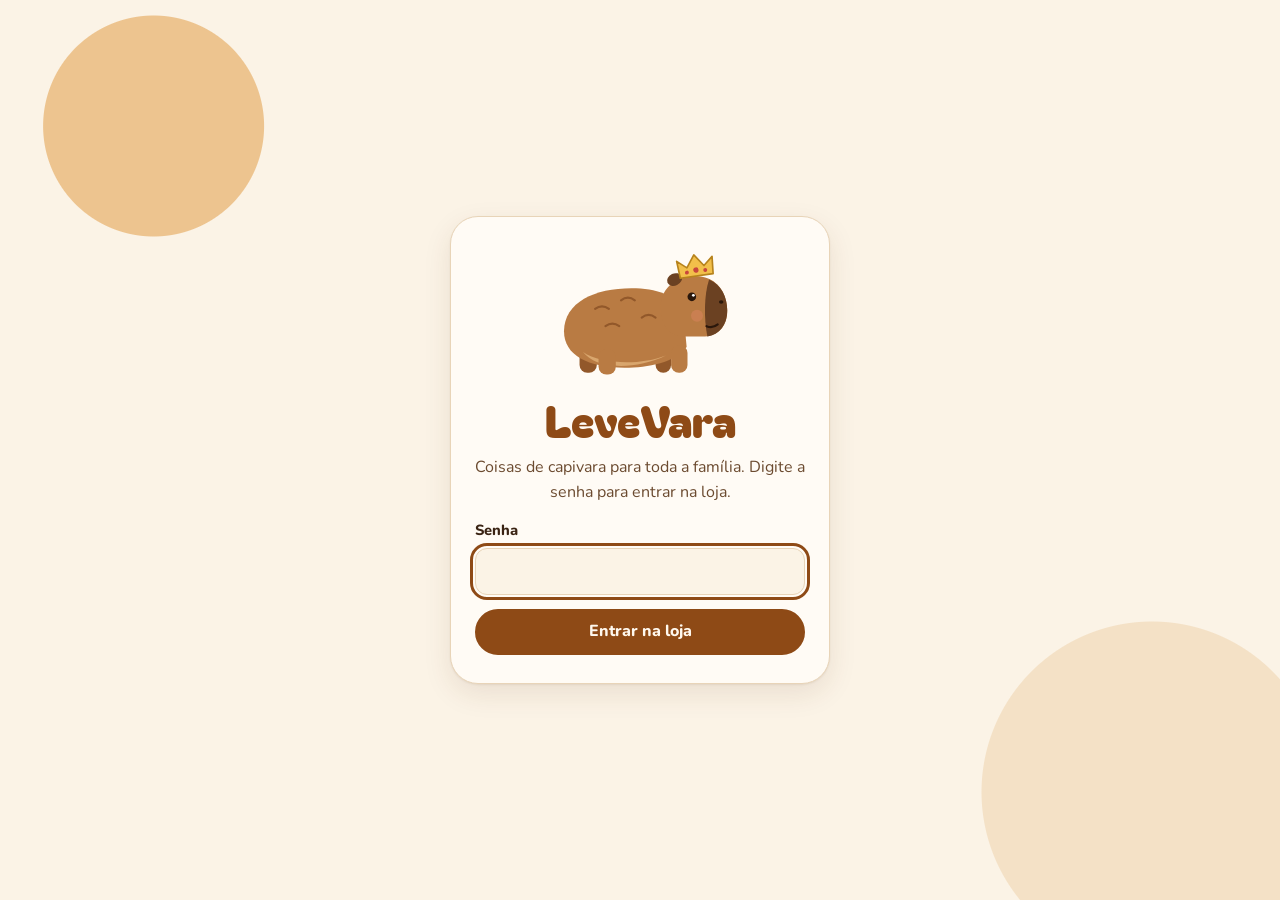
<file: index.html>
<!doctype html>
<html lang="pt-BR">
<head>
  <meta charset="utf-8">
  <meta name="viewport" content="width=device-width, initial-scale=1, viewport-fit=cover">
  <title>LeveVara</title>
  <meta name="description" content="LeveVara: coisas de capivara para pets, bebês, crianças, adolescentes, adultos, vovós e vovôs. Artigos de aniversário e Parabéns na Porta.">
  <link rel="icon" href="img/favicon.svg" type="image/svg+xml">
  <link rel="apple-touch-icon" href="img/apple-touch-icon.png">
  <link rel="manifest" href="manifest.webmanifest">
  <meta name="theme-color" content="#FBF3E6" media="(prefers-color-scheme: light)">
  <meta name="theme-color" content="#1A110A" media="(prefers-color-scheme: dark)">
  <meta name="apple-mobile-web-app-title" content="LeveVara">

  <!-- Prévia do link no WhatsApp e nas redes. Se o endereço do site mudar, troque as duas URLs. -->
  <meta property="og:type" content="website">
  <meta property="og:site_name" content="LeveVara">
  <meta property="og:locale" content="pt_BR">
  <meta property="og:title" content="LeveVara: coisas de capivara para toda a família">
  <meta property="og:description" content="Presentes de capivara para pets, bebês, crianças, adolescentes, adultos, vovós e vovôs. Tem artigos de aniversário e o Parabéns na Porta.">
  <meta property="og:url" content="https://rafarodriguesdesign.github.io/capivarashop/">
  <meta property="og:image" content="https://rafarodriguesdesign.github.io/capivarashop/img/compartilhar.png">
  <meta property="og:image:width" content="1200">
  <meta property="og:image:height" content="630">
  <meta property="og:image:alt" content="Capivara de coroa ao lado do nome LeveVara">
  <meta name="twitter:card" content="summary_large_image">

  <link rel="preconnect" href="https://fonts.googleapis.com">
  <link rel="preconnect" href="https://fonts.gstatic.com" crossorigin>
  <link rel="stylesheet" href="https://fonts.googleapis.com/css2?family=Bagel+Fat+One&family=Nunito:wght@400;600;700;800&display=swap">
  <link rel="stylesheet" href="css/style.css">
</head>
<body>
  <!-- Desenhos reutilizados: a capivara e a coroa. -->
  <svg class="sprite" aria-hidden="true" focusable="false">
    <symbol id="capi" viewBox="0 0 220 160">
      <rect class="c-sombra" x="40" y="116" width="20" height="32" rx="9"></rect>
      <rect class="c-sombra" x="128" y="118" width="18" height="30" rx="9"></rect>
      <path class="c-pelo" d="M22 100 C22 66 58 50 100 50 C130 50 150 58 160 74 L164 118 C150 136 120 142 92 142 C50 142 22 128 22 100 Z"></path>
      <path class="c-barriga" d="M44 124 C64 138 110 140 140 128 C124 136 104 140 88 140 C66 140 52 134 44 124 Z"></path>
      <path class="c-traco-suave" d="M58 74 q8 -6 16 0 M88 64 q8 -6 16 0 M70 94 q8 -6 16 0 M112 84 q8 -6 16 0" fill="none" stroke-width="2.5" stroke-linecap="round"></path>
      <rect class="c-pelo" x="62" y="120" width="20" height="30" rx="9"></rect>
      <rect class="c-pelo" x="146" y="116" width="19" height="32" rx="9"></rect>
      <path class="c-pelo" d="M134 76 C132 52 150 36 174 36 C196 36 210 52 211 74 C212 94 200 106 182 106 L158 106 C142 104 135 92 134 76 Z"></path>
      <path class="c-focinho" d="M190 40 C204 46 211 60 211 76 C211 92 202 104 188 106 C184 86 184 58 190 40 Z"></path>
      <ellipse class="c-focinho" cx="150" cy="40" rx="9" ry="7" transform="rotate(-25 150 40)"></ellipse>
      <circle class="c-bochecha" cx="176" cy="82" r="7"></circle>
      <circle class="c-olho" cx="170" cy="60" r="5"></circle>
      <circle class="c-brilho" cx="171.8" cy="58.2" r="1.6"></circle>
      <ellipse class="c-olho" cx="204" cy="66" rx="2.6" ry="2"></ellipse>
      <path class="c-traco" d="M200 92 q-6 5 -13 2" fill="none" stroke-width="2.5" stroke-linecap="round"></path>
    </symbol>
    <symbol id="coroa" viewBox="0 0 60 40">
      <path class="c-coroa" d="M5 36 L3 10 L17 22 L30 4 L43 22 L57 10 L55 36 Z" stroke-width="2.5" stroke-linejoin="round"></path>
      <circle class="c-joia" cx="30" cy="27" r="4"></circle>
      <circle class="c-joia" cx="16" cy="29" r="3"></circle>
      <circle class="c-joia" cx="44" cy="29" r="3"></circle>
    </symbol>
  </svg>

  <!-- Portão de senha -->
  <div class="portao" id="portao">
    <form class="portao-cartao" id="form-senha">
      <svg class="portao-arte" viewBox="0 0 220 160" aria-hidden="true" focusable="false">
        <use href="#capi"></use>
        <use href="#coroa" x="153" y="8" width="46" height="31" transform="rotate(-8 176 38)"></use>
      </svg>
      <h1 class="logo-grande">LeveVara</h1>
      <p class="portao-texto">Coisas de capivara para toda a família. Digite a senha para entrar na loja.</p>
      <div class="campo">
        <label for="senha">Senha</label>
        <input id="senha" name="senha" type="password" autocomplete="current-password" required autofocus aria-describedby="senha-erro">
      </div>
      <p class="erro" id="senha-erro" hidden>Senha errada. Confira as letras maiúsculas e tente de novo.</p>
      <button class="botao botao-largo" type="submit">Entrar na loja</button>
      <noscript><p class="erro">Ative o JavaScript do navegador para entrar na LeveVara.</p></noscript>
    </form>
  </div>

  <div id="site" hidden>
    <header class="topo" id="topo">
      <div class="container topo-interno">
        <a class="logo" href="#inicio">
          <svg viewBox="0 0 220 160" aria-hidden="true" focusable="false"><use href="#capi"></use></svg>
          <span>LeveVara</span>
        </a>
        <nav class="nav" aria-label="Seções da loja">
          <a href="#loja">Loja</a>
          <a href="#aniversario">Aniversário</a>
          <a href="#parabens">Parabéns na Porta</a>
        </nav>
        <button type="button" class="botao botao-carrinho" id="botao-carrinho" aria-label="Carrinho, 0 itens">
          <svg class="icone" viewBox="0 0 24 24" aria-hidden="true" focusable="false">
            <path d="M5.5 8h13l-1.2 12H6.7L5.5 8Z M9 8V7a3 3 0 0 1 6 0v1" fill="none" stroke="currentColor" stroke-width="2" stroke-linejoin="round"></path>
          </svg>
          <span class="rotulo-carrinho">Carrinho</span>
          <span class="contador" id="contador">0</span>
        </button>
      </div>
    </header>

    <main id="inicio">
      <section class="container hero" aria-labelledby="titulo-hero">
        <div class="hero-texto">
          <h1 id="titulo-hero" tabindex="-1">Leve uma capivara pra casa.</h1>
          <p class="hero-lead">Presentes de capivara para pets, bebês, crianças, adolescentes, adultos, vovós, vovôs e muito mais. Tem tudo para o aniversário, e tem até equipe que vai na sua porta cantar parabéns e colocar a coroa de capivara no aniversariante.</p>
          <div class="hero-acoes">
            <a class="botao" href="#loja">Ver a loja</a>
            <a class="botao botao-contorno" href="#parabens">Agendar Parabéns na Porta</a>
          </div>
          <ul class="hero-fatos">
            <li>Frete grátis acima de <span data-texto="frete-gratis">R$&nbsp;199,00</span></li>
            <li>Parabéns na Porta a partir de <span data-texto="parabens-desde">R$&nbsp;199,00</span></li>
            <li>Coroa para criança, adulto e pet</li>
          </ul>
        </div>
        <svg class="hero-arte" viewBox="0 0 320 250" role="img" aria-label="Capivara usando uma coroa de aniversário">
          <ellipse class="h-lagoa" cx="165" cy="234" rx="136" ry="14"></ellipse>
          <circle class="h-c1" cx="36" cy="54" r="7"></circle>
          <rect class="h-c2" x="84" y="18" width="12" height="12" rx="2" transform="rotate(24 90 24)"></rect>
          <circle class="h-c3" cx="292" cy="36" r="5"></circle>
          <rect class="h-c4" x="22" y="128" width="10" height="10" rx="2" transform="rotate(-18 27 133)"></rect>
          <circle class="h-c2" cx="160" cy="26" r="4"></circle>
          <rect class="h-c1" x="298" y="118" width="10" height="10" rx="2" transform="rotate(30 303 123)"></rect>
          <use href="#capi" x="30" y="52" width="260" height="189"></use>
          <g class="hero-coroa"><use href="#coroa" x="207" y="57" width="58" height="39"></use></g>
        </svg>
      </section>

      <section class="secao" id="loja" aria-labelledby="titulo-loja">
        <div class="container">
          <div class="secao-cabeca">
            <h2 id="titulo-loja">Tem capivara para todo mundo</h2>
            <p class="secao-lead">Escolha para quem é o presente. Do mordedor do cachorro à pantufa da vovó.</p>
          </div>
          <div class="filtros" id="filtros" role="group" aria-label="Filtrar produtos por público"></div>
          <p class="resultado" id="resultado" role="status"></p>
          <div class="grade" id="grade-loja"></div>
        </div>
      </section>

      <section class="secao secao-festa" id="aniversario" aria-labelledby="titulo-festa">
        <div class="bandeirinhas" aria-hidden="true"></div>
        <div class="container">
          <div class="secao-cabeca">
            <h2 id="titulo-festa">Aniversário de capivara</h2>
            <p class="secao-lead">Coroa, bolo, balão, vela e lembrancinha. Tudo que a festa precisa, com capivara em cada canto.</p>
          </div>
          <div class="grade" id="grade-festa"></div>
        </div>
      </section>

      <section class="secao secao-parabens" id="parabens" aria-labelledby="titulo-parabens">
        <div class="container">
          <div class="secao-cabeca">
            <h2 id="titulo-parabens">Parabéns na Porta</h2>
            <p class="secao-lead">Contrate a equipe LeveVara: a gente toca a campainha, canta parabéns e coloca uma coroa de capivara na cabeça do aniversariante. Vale para qualquer idade, do bebê ao bisavô, e até para o seu cachorro.</p>
          </div>

          <ol class="passos">
            <li>
              <h3>Você agenda</h3>
              <p>Escolha o pacote, o dia, o horário e o endereço.</p>
            </li>
            <li>
              <h3>A equipe chega</h3>
              <p>Os capivareiros tocam a campainha na hora marcada. Pode ser surpresa.</p>
            </li>
            <li>
              <h3>Parabéns e coroa</h3>
              <p>Todo mundo canta parabéns e o aniversariante ganha a coroa de capivara, que fica de presente.</p>
            </li>
          </ol>

          <div class="pacotes" id="lista-pacotes"></div>

          <form class="agendar" id="form-agendar" aria-labelledby="titulo-agendar">
            <div class="agendar-cabeca">
              <h3 id="titulo-agendar">Agende o Parabéns na Porta</h3>
              <p>Preencha os dados da festa. O agendamento vai para o carrinho junto com os seus produtos.</p>
            </div>
            <div class="campos">
              <div class="campo campo-largo">
                <label for="f-pacote">Pacote</label>
                <select id="f-pacote" name="pacote" required></select>
              </div>
              <div class="campo">
                <label for="f-aniversariante">Nome do aniversariante</label>
                <input id="f-aniversariante" name="aniversariante" type="text" required pattern=".*\S.*" autocomplete="off" placeholder="Ex.: Vó Cida">
              </div>
              <div class="campo">
                <label for="f-idade">Quantos anos vai fazer</label>
                <input id="f-idade" name="idade" type="number" inputmode="numeric" min="1" max="120" required placeholder="Ex.: 80">
              </div>
              <div class="campo">
                <label for="f-data">Dia</label>
                <input id="f-data" name="data" type="date" required>
              </div>
              <div class="campo">
                <label for="f-hora">Horário</label>
                <input id="f-hora" name="hora" type="time" min="08:00" max="20:00" required aria-describedby="ajuda-hora">
                <p class="ajuda" id="ajuda-hora">Das 8h às 20h.</p>
              </div>
              <div class="campo campo-largo">
                <label for="f-endereco">Endereço</label>
                <input id="f-endereco" name="endereco" type="text" required pattern=".*\S.*" autocomplete="street-address" placeholder="Rua, número, complemento, bairro e cidade">
              </div>
              <div class="campo">
                <label for="f-cep">CEP</label>
                <input id="f-cep" name="cep" type="text" inputmode="numeric" required pattern="[0-9]{5}-?[0-9]{3}" autocomplete="postal-code" placeholder="00000-000" title="Use o formato 00000-000">
              </div>
              <div class="campo">
                <label for="f-coroa">Tamanho da coroa</label>
                <select id="f-coroa" name="coroa" required>
                  <option>Criança</option>
                  <option>Adulto</option>
                  <option>Pet</option>
                </select>
              </div>
              <div class="campo">
                <label for="f-contratante">Seu nome</label>
                <input id="f-contratante" name="contratante" type="text" required pattern=".*\S.*" autocomplete="name">
              </div>
              <div class="campo">
                <label for="f-telefone">Seu WhatsApp ou telefone</label>
                <input id="f-telefone" name="telefone" type="tel" required minlength="10" autocomplete="tel" placeholder="(11) 91234-5678">
              </div>
              <div class="campo campo-largo">
                <label class="checagem" for="f-surpresa">
                  <input id="f-surpresa" name="surpresa" type="checkbox" value="sim">
                  É surpresa: não vamos ligar para o aniversariante
                </label>
              </div>
              <div class="campo campo-largo">
                <label for="f-recado">Recado para a equipe <span class="opcional">(opcional)</span></label>
                <textarea id="f-recado" name="recado" rows="3" placeholder="Ex.: ela adora capivara e bolo de doce de leite"></textarea>
              </div>
            </div>
            <div class="agendar-pe">
              <button class="botao" type="submit">Adicionar ao carrinho</button>
              <p class="aviso" id="agendar-status" role="status"></p>
            </div>
          </form>
        </div>
      </section>
    </main>

    <footer class="rodape">
      <div class="container rodape-interno">
        <a class="logo logo-pequeno" href="#inicio">LeveVara</a>
        <p>Coisas de capivara para toda a família. © <span id="ano">2026</span> LeveVara.</p>
        <button type="button" class="link-botao" id="sair">Sair da loja</button>
      </div>
    </footer>

    <div class="fundo-carrinho" id="fundo-carrinho" hidden></div>
    <div class="carrinho" id="carrinho" role="dialog" aria-modal="true" aria-labelledby="titulo-carrinho" hidden>
      <div class="carrinho-cabeca">
        <h2 id="titulo-carrinho">Carrinho</h2>
        <button type="button" class="fechar" id="fechar-carrinho" data-fechar-carrinho aria-label="Fechar carrinho">
          <svg viewBox="0 0 24 24" aria-hidden="true" focusable="false"><path d="M6 6l12 12M18 6L6 18" fill="none" stroke="currentColor" stroke-width="2.4" stroke-linecap="round"></path></svg>
        </button>
      </div>

      <div class="carrinho-vazio" id="carrinho-vazio">
        <svg viewBox="0 0 220 160" aria-hidden="true" focusable="false"><use href="#capi"></use></svg>
        <p>Seu carrinho está vazio. A capivara está esperando.</p>
        <a class="botao" href="#loja" data-fechar-carrinho>Ver a loja</a>
      </div>

      <ul class="carrinho-lista" id="carrinho-lista"></ul>

      <div class="carrinho-pe" id="carrinho-pe">
        <div class="linha" id="linha-produtos"><span>Produtos</span><span id="t-produtos"></span></div>
        <div class="linha" id="linha-servicos"><span>Parabéns na Porta</span><span id="t-servicos"></span></div>
        <div class="linha" id="linha-frete"><span>Frete</span><span id="t-frete"></span></div>
        <p class="nota-frete" id="nota-frete"></p>
        <div class="linha linha-total"><span>Total</span><span id="t-total"></span></div>
        <a class="botao botao-largo" id="finalizar-whats" href="#" target="_blank" rel="noopener">Finalizar pelo WhatsApp</a>
        <button class="botao botao-largo" id="finalizar" type="button">Finalizar pedido</button>
        <p class="nota-demo" id="nota-demo">Modo demonstração: nenhum pagamento é cobrado.</p>
      </div>

      <div class="carrinho-confirmado" id="carrinho-confirmado" hidden>
        <svg viewBox="0 0 220 160" aria-hidden="true" focusable="false">
          <use href="#capi"></use>
          <use href="#coroa" x="153" y="8" width="46" height="31" transform="rotate(-8 176 38)"></use>
        </svg>
        <h3>Pedido recebido!</h3>
        <p>Número do pedido: <strong id="numero-pedido"></strong></p>
        <p id="confirmado-resumo"></p>
        <p class="nota-demo">Modo demonstração: nenhum pagamento foi cobrado.</p>
        <button type="button" class="botao" data-fechar-carrinho>Continuar comprando</button>
      </div>
    </div>

    <div class="toast" id="toast" role="status" aria-live="polite"></div>
  </div>

  <script src="js/config.js"></script>
  <script src="js/dados.js"></script>
  <script src="js/app.js"></script>
</body>
</html>
</file>
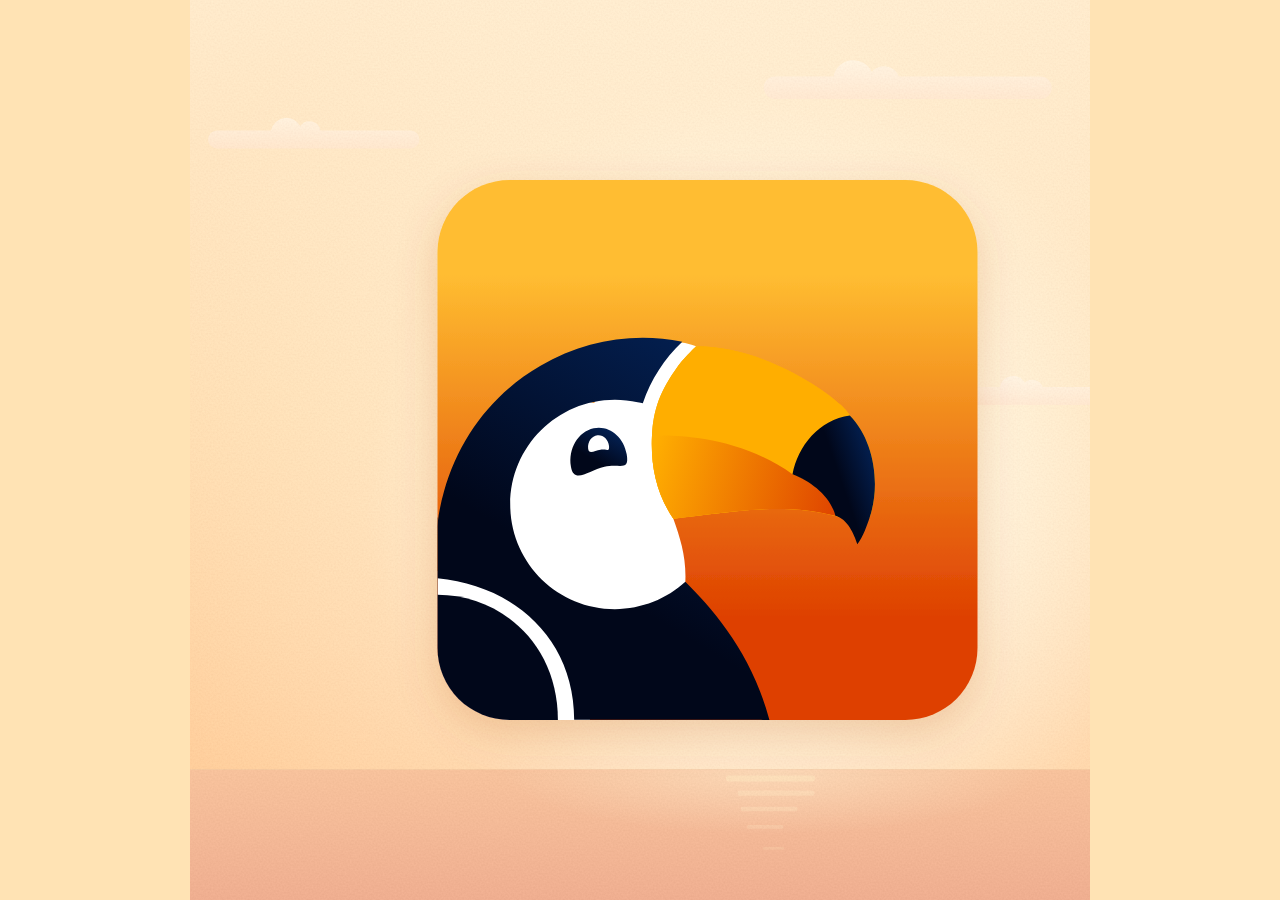
<file: tucanoo-video/animacao/tucanoo_anim.html>
<!doctype html>
<html lang="pt-BR">
<head>
<meta charset="utf-8">
<meta name="viewport" content="width=device-width, initial-scale=1">
<title>Tucanoo acenando</title>
<style>
  html, body { margin: 0; padding: 0; height: 100%; overflow: hidden; background: #FFE3B4; }
  body { display: flex; align-items: center; justify-content: center; }
  svg { display: block; width: min(100vw, 100vh); height: min(100vw, 100vh); }
</style>
</head>
<body>
<!--
  Tucanoo acenando: animação do ícone, inspirada no vídeo do flamingo.
  Começa e termina na pose do logo (asa dobrada). No meio, a fresta branca da asa fecha,
  a asa sai pela borda da moldura e acena; o tucano pisca, abre o bico e balança.
  No fundo, o pôr do sol começa: o céu esquenta, o sol desce por trás do ícone até
  encostar no horizonte e o mar ganha reflexos.

  - Aberta no navegador, a animação roda ao vivo.
  - O render.js usa window.renderFrame(t) para desenhar cada quadro (t em segundos).
  - As coordenadas internas são as mesmas do SVG original do ícone (0 a 240).
-->
<svg id="svg" xmlns="http://www.w3.org/2000/svg" viewBox="-110 -80 400 400">
  <defs>
    <linearGradient id="gBg" x1="120.75" y1="42.0213" x2="120.75" y2="193.998" gradientUnits="userSpaceOnUse">
      <stop stop-color="#FFBD31"/><stop offset="1" stop-color="#DE4101"/>
    </linearGradient>
    <linearGradient id="gNavy" x1="87.4604" y1="189.508" x2="171.397" y2="49.1729" gradientUnits="userSpaceOnUse">
      <stop stop-color="#01071A"/><stop offset="1" stop-color="#042966"/>
    </linearGradient>
    <linearGradient id="gEye" x1="70.5328" y1="125.054" x2="80.7976" y2="107.08" gradientUnits="userSpaceOnUse">
      <stop stop-color="#01071A"/><stop offset="1" stop-color="#042966"/>
    </linearGradient>
    <linearGradient id="gJaw" x1="95.2383" y1="122.365" x2="203.427" y2="150.275" gradientUnits="userSpaceOnUse">
      <stop stop-color="#FFAE01"/><stop offset="1" stop-color="#D52400"/>
    </linearGradient>
    <linearGradient id="gTip" x1="181.145" y1="138.886" x2="204.27" y2="130.891" gradientUnits="userSpaceOnUse">
      <stop stop-color="#01071A"/><stop offset="1" stop-color="#042966"/>
    </linearGradient>

    <!-- pôr do sol: as cores mudam a cada quadro (JS) -->
    <linearGradient id="gSky" x1="0" y1="-80" x2="0" y2="262" gradientUnits="userSpaceOnUse">
      <stop id="sky0" offset="0"/><stop id="sky1" offset="0.55"/><stop id="sky2" offset="1"/>
    </linearGradient>
    <radialGradient id="gGlow" cx="150" cy="150" r="290" gradientUnits="userSpaceOnUse">
      <stop id="glow0" offset="0" stop-opacity="1"/>
      <stop id="glow1" offset="0.3" stop-opacity="0.78"/>
      <stop id="glow2" offset="0.62" stop-opacity="0.24"/>
      <stop id="glow3" offset="1" stop-opacity="0"/>
    </radialGradient>
    <radialGradient id="gSun" cx="150" cy="150" r="46" gradientUnits="userSpaceOnUse">
      <stop id="sun0" offset="0"/><stop id="sun1" offset="1"/>
    </radialGradient>
    <linearGradient id="gSea" x1="0" y1="262" x2="0" y2="320" gradientUnits="userSpaceOnUse">
      <stop id="sea0" offset="0"/><stop id="sea1" offset="1"/>
    </linearGradient>
    <radialGradient id="gSeaGlow" cx="150" cy="262" r="120" gradientTransform="translate(0 262) scale(1 0.24) translate(0 -262)" gradientUnits="userSpaceOnUse">
      <stop id="seaGlow0" offset="0" stop-opacity="0.85"/><stop id="seaGlow1" offset="1" stop-opacity="0"/>
    </radialGradient>
    <linearGradient id="gCloud" x1="0" y1="0" x2="0" y2="1">
      <stop id="cloud0" offset="0"/><stop id="cloud1" offset="1"/>
    </linearGradient>
    <!-- granulação finíssima e fixa só no céu/mar: evita faixas no degradê depois da compressão -->
    <filter id="fGrain" x="-110" y="-80" width="400" height="400" filterUnits="userSpaceOnUse" color-interpolation-filters="sRGB">
      <feTurbulence type="fractalNoise" baseFrequency="1.3" numOctaves="1" seed="7" result="noise"/>
      <feColorMatrix in="noise" type="matrix" values="1 0 0 0 0  1 0 0 0 0  1 0 0 0 0  0 0 0 0 1" result="gray"/>
      <feComposite in="SourceGraphic" in2="gray" operator="arithmetic" k1="0" k2="1" k3="0.05" k4="-0.025"/>
    </filter>
    <clipPath id="cIcon"><rect width="240" height="240" rx="32"/></clipPath>
    <!-- tudo, menos o ícone: a sombra da asa só cai no fundo de fora da moldura -->
    <clipPath id="cOutside">
      <path clip-rule="evenodd" d="M-110 -80H290V320H-110Z M32 0H208A32 32 0 0 1 240 32V208A32 32 0 0 1 208 240H32A32 32 0 0 1 0 208V32A32 32 0 0 1 32 0Z"/>
    </clipPath>
    <!-- com o bico aberto, a mandíbula de baixo não invade o rosto -->
    <clipPath id="cJawArea">
      <path d="M95.3198 100L95.3198 113.814C94.7347 127.343 97.4086 139.561 104.816 150.534L126 181.9L240 181.9L240 100Z"/>
    </clipPath>
    <!-- com o bico aberto, o amarelo de cima termina na linha da boca -->
    <clipPath id="cAboveMouth">
      <path d="M60 113.814L95.3198 113.814C95.3333 113.666 130.085 110.901 157.773 130.767C160.911 131.495 166.311 134.815 168.29 136.077C176.4 140.6 186.2 145.4 190.4 146.6L215 156L215 60L60 60Z"/>
    </clipPath>
    <!-- ponta azul da mandíbula de baixo (escondida com o bico fechado) -->
    <clipPath id="cJawTip">
      <path id="jawTipClip"/>
    </clipPath>

    <filter id="fIconShadow" x="-30%" y="-30%" width="160%" height="160%">
      <feDropShadow id="iconShadow" dx="0" dy="6" stdDeviation="9" flood-color="#B84A00" flood-opacity="0.22"/>
    </filter>
    <filter id="fBlur" x="-30%" y="-30%" width="160%" height="160%">
      <feGaussianBlur stdDeviation="3.2"/>
    </filter>
  </defs>

  <!-- fundo: pôr do sol começando (céu, brilho do sol, nuvens, sol e mar com reflexos) -->
  <g id="sunset" filter="url(#fGrain)">
    <rect x="-110" y="-80" width="400" height="342" fill="url(#gSky)"/>
    <rect x="-110" y="-80" width="400" height="342" fill="url(#gGlow)"/>
    <g id="clouds" fill="url(#gCloud)">
      <path id="cloudA" d="M150 -46h118a5 5 0 0 1 0 10h-118a5 5 0 0 1 0-10Z M176 -46a9 9 0 0 1 17 -2a7 7 0 0 1 12 2Z"/>
      <path id="cloudB" d="M-98 -22h86a4 4 0 0 1 0 8h-86a4 4 0 0 1 0-8Z M-74 -22a7 7 0 0 1 13 -2a5 5 0 0 1 9 2Z"/>
      <path id="cloudC" d="M218 92h80a4 4 0 0 1 0 8h-80a4 4 0 0 1 0-8Z M250 92a6 6 0 0 1 11 -2a5 5 0 0 1 8 2Z"/>
    </g>
    <circle id="sunDisc" cx="150" cy="150" r="46" fill="url(#gSun)"/>
    <rect id="sea" x="-110" y="262" width="400" height="58" fill="url(#gSea)"/>
    <rect x="-110" y="262" width="400" height="58" fill="url(#gSeaGlow)"/>
    <g id="reflections"></g>
  </g>
  <rect id="outer" x="-110" y="-80" width="400" height="400" fill="#FFE3B4" display="none"/>

  <!-- ícone -->
  <rect width="240" height="240" rx="32" fill="url(#gBg)" filter="url(#fIconShadow)"/>

  <g clip-path="url(#cIcon)">
    <g id="char">
      <!-- base branca: rosto e frestas brancas do logo -->
      <path fill="#fff" d="M19.2427 173.748C18.8517 172.828 18.4831 171.893 18.1379 170.944C15.8581 164.674 14.5978 157.785 14.5978 150.555C14.5978 121.536 34.8981 98.012 59.9396 98.012C63.2961 98.012 66.5603 98.3733 69.6967 99.0687C72.8818 83.5008 86.6561 71.7898 103.166 71.7898C122.033 71.7898 137.329 87.085 137.329 105.953C137.329 124.379 122.741 139.398 104.484 140.091C104.751 142.374 104.889 144.725 104.889 147.138C104.889 148.276 104.881 149.4 104.82 150.531C109.215 162.985 112.858 174.54 107.651 194.09C99.3126 214.271 83.0524 230.161 67.7524 234.538V241.5H0V173.748H17.2138H19.2427Z"/>
      <!-- asa dobrada do logo (parada; quando a fresta fecha, vira parte do corpo) -->
      <path fill="url(#gNavy)" d="M0 184.344C27.5945 184.344 53.5036 205.62 53.5036 240H0.000547348L0 184.344Z"/>
      <!-- cabeça + corpo: a borda do canto avança e fecha a fresta branca -->
      <path id="body" fill="url(#gNavy)"/>
      <!-- fica fora da moldura; só cobre as bordas quando o corpo balança -->
      <path fill="url(#gNavy)" d="M-30 150H0V240H147.53L153.2 262H-30Z"/>
      <!-- olho -->
      <g id="eye">
        <path fill="url(#gEye)" d="M69.3903 110.371C76.2067 108.909 82.7695 114.063 84.0893 121.915C85.4094 129.768 80.9918 125.877 74.1959 127.459C67.326 129.059 60.6415 135.397 59.3075 127.459C57.9732 119.522 62.5001 111.85 69.3903 110.371Z"/>
        <path id="eyeShine" fill="#fff" d="M71.0903 113.421C73.6424 113.137 75.9367 115.272 76.229 118.202C76.5214 121.132 74.9875 119.541 72.4401 119.869C69.8649 120.201 67.2406 122.278 66.9451 119.316C66.6496 116.354 68.5106 113.707 71.0903 113.421Z"/>
      </g>
      <!-- bico -->
      <g id="beak">
        <g id="upperClip">
        <path id="beakUpper" fill="#FFAE00" d="M179.132 99.8812C172.155 93.3712 144.863 73.8894 114.949 73.8889C114.949 73.8889 109.372 79.238 106.458 83.3099C99.2316 93.4048 95.8493 101.633 95.3198 113.872C94.7347 127.402 97.4086 139.561 104.816 150.534C128.637 147.9 153.08 142.994 176.874 149.314C180.8 150.3 184.4 150.9 187.2 150.5C189.4 150.2 191.1 150.3 192.098 149.857C197.051 135.12 194.008 115.537 183.245 104.649C182.461 103.059 180.409 101.08 179.132 99.8812Z"/>
        <!-- o logo original desenha o bico duas vezes (borda mais nítida) -->
        <path id="beakUpper2" fill="#FFAE00"/>
        </g>
        <!-- boca aberta: a cunha entre as duas mandíbulas (calculada a cada quadro) -->
        <path id="mouth" fill="#6E1402" display="none"/>
        <g id="jawClip">
          <!-- mandíbula de baixo: gira inteira em volta do canto da boca -->
          <g id="jaw">
            <path id="jawShape" fill="url(#gJaw)"/>
            <g clip-path="url(#cJawTip)"><path id="jawTip" fill="url(#gTip)"/></g>
          </g>
        </g>
        <!-- ponta azul de cima: a borda de baixo do bico entra no gancho em curva contínua -->
        <path fill="url(#gTip)" d="M183.252 104.651C194.014 115.538 197.058 135.122 192.105 149.859C190.9 153.4 189.2 158.6 186.6 161.9C185.16 157.34 182.19 150.67 176.874 149.255C174.6 140.6 166.2 134 157.777 130.77C160.115 118.167 169.679 106.501 183.252 104.651Z"/>
      </g>
    </g>
  </g>

  <!-- sombra da asa: só no fundo de fora da moldura -->
  <g clip-path="url(#cOutside)">
    <g id="shadowBob">
      <path id="wingShadow" fill="#7A2A00" fill-opacity="0.28" filter="url(#fBlur)" transform="translate(2.2 3.2)" display="none"/>
    </g>
  </g>

  <!-- asa levantada: mesma cor do corpo (sem contorno) e na frente da moldura -->
  <g id="charWing">
    <path id="wingFill" fill="url(#gNavy)" display="none"/>
  </g>
</svg>

<script>
(() => {
  // ---- roteiro (10 s, começa e termina na pose do logo) ----
  const T = 10.0;                           // duração total (s)
  const T_LIFT = 0.75;                      // a asa começa a levantar
  const FOLD_NEAR = 8.75;                   // a asa volta a dobrar perto deste instante
  const WAVE_PERIOD = 0.4545;               // um aceno a cada ~0,45 s (ritmo do flamingo)
  const BLINKS = [1.45, 2.75, 4.05, 5.35, 6.65, 7.95];      // início de cada piscada (s)
  const BEAK = [[1.55, 2.30], [4.35, 5.05], [6.95, 7.65]];  // bico abrindo ("oi!"): início e fim (s)
  const OPEN_DEG = 12.5;                    // abertura máxima do bico (graus)

  const W = 2 * Math.PI / WAVE_PERIOD;
  const CLOSE_DUR = 0.08;                   // fresta branca fechando / abrindo
  const LIFT_DUR = 0.50;                    // da fresta fechando até a asa chegar no aceno
  const FOLD_DUR = 0.45;                    // asa voltando para o canto
  const PHI = Math.PI / 2 - W * LIFT_DUR;   // o primeiro aceno chega no alto quando a subida termina
  // a asa começa a descer quando está passando pelo meio do aceno, já descendo
  const kFold = Math.round(((FOLD_NEAR - T_LIFT) * W + PHI - Math.PI) / (2 * Math.PI));
  const T_FOLD = T_LIFT + (Math.PI + 2 * Math.PI * kFold - PHI) / W;

  const rad = d => d * Math.PI / 180;
  const clamp01 = x => Math.max(0, Math.min(1, x));
  const seg = (t, a, b) => clamp01((t - a) / (b - a));
  const smooth = (a, b, x) => { const t = seg(x, a, b); return t * t * (3 - 2 * t); };
  const easeInOut = x => x < 0.5 ? 2 * x * x : 1 - Math.pow(-2 * x + 2, 2) / 2;
  const easeInOutCubic = x => x < 0.5 ? 4 * x * x * x : 1 - Math.pow(-2 * x + 2, 3) / 2;
  const easeOutBack = x => { const c1 = 1.2, c3 = c1 + 1; return 1 + c3 * Math.pow(x - 1, 3) + c1 * Math.pow(x - 1, 2); };
  const $ = id => document.getElementById(id);
  const f3 = p => p[0].toFixed(3) + ' ' + p[1].toFixed(3);
  const rot = (p, a, c) => {
    const s = Math.sin(a), co = Math.cos(a), dx = p[0] - c[0], dy = p[1] - c[1];
    return [c[0] + dx * co - dy * s, c[1] + dx * s + dy * co];
  };

  // ---- corpo: a borda do canto vai da curva do logo (c = 0) até a curva da asa dobrada (c = 1) ----
  const BODY_A = "M45.7886 82.5921C65.059 71.2739 87.3857 67.5874 108.798 71.9265C100.889 79.3726 94.7922 88.7268 91.2525 99.2542C90.6736 99.0249 89.8469 98.8871 88.9295 98.8028C85.6809 98.0843 82.3035 97.6992 78.8388 97.6992C53.1485 97.7 32.3218 118.526 32.3215 144.216C32.3224 169.906 53.1488 190.733 78.8388 190.734C90.9017 190.733 101.891 186.137 110.157 178.606C122.699 191.089 139.578 210.298 147.529 239.964C140.756 239.964 140.532 239.968 129.493 239.929";
  const BODY_B = "V153.84C0.111378 152.235 0.272088 150.685 0.506044 149.148C1.08558 145.499 1.88508 141.889 2.89847 138.347C9.5378 114.455 24.9905 94.3691 45.7886 82.5921Z";
  const EDGE_LOGO = [[60.749, 240], [60.7487, 203.592], [33.6754, 180.105], [0.000547348, 176.958]];
  const EDGE_WING = [[51.096, 240], [51.096, 207.167], [26.353, 186.849], [0, 186.849]]; // um pouco por dentro da asa: sem emenda
  function bodyPath(c) {
    if (c <= 0) return BODY_A + "H60.749C60.7487 203.592 33.6754 180.105 0.000547348 176.958" + BODY_B;
    const p = EDGE_LOGO.map((q, i) => [q[0] + (EDGE_WING[i][0] - q[0]) * c, q[1] + (EDGE_WING[i][1] - q[1]) * c]);
    return BODY_A + `H${p[0][0].toFixed(4)}C${f3(p[1])} ${f3(p[2])} ${f3(p[3])}` + BODY_B;
  }

  // ---- asa ----
  // Coordenadas locais: ombro em (0,0), asa apontando para cima (-y).
  const S = [26, 205];                      // ombro, em coordenadas do ícone
  const ARM = { a: [0, 0], ra: 22, b: [5, -52], rb: 21 };   // massa da asa (borda lisa, do lado da cabeça)
  const WRIST = [5, -52];
  // penas: saem de pontos ao longo do "osso" da asa; cada uma mais curta e mais aberta
  const FEATHERS = [
    { base: [5, -52],  br: 17, ang: -6,  len: 70, r: 14.0, lag: 0.0 },
    { base: [2, -38],  br: 17, ang: -18, len: 66, r: 14.0, lag: 0.45 },
    { base: [-1, -24], br: 17, ang: -31, len: 60, r: 13.5, lag: 0.9 },
    { base: [-4, -10], br: 17, ang: -45, len: 50, r: 13.0, lag: 1.35 },
  ];
  const TH_FOLD = -95;                      // ângulo da asa quando sai do canto / volta para ele

  function circle(C, r) {
    return `M${f3([C[0] + r, C[1]])}A${r} ${r} 0 1 0 ${f3([C[0] - r, C[1]])}A${r} ${r} 0 1 0 ${f3([C[0] + r, C[1]])}Z`;
  }
  // duas circunferências ligadas pelas tangentes externas; todas no mesmo sentido,
  // então a união das cápsulas sai certa com a regra de preenchimento nonzero
  function capsule(A, ra, B, rb) {
    const dx = B[0] - A[0], dy = B[1] - A[1], d = Math.hypot(dx, dy);
    if (d + Math.min(ra, rb) <= Math.max(ra, rb) + 1e-6) return ra >= rb ? circle(A, ra) : circle(B, rb);
    const u = [dx / d, dy / d], n = [-u[1], u[0]];
    const s = (ra - rb) / d, c = Math.sqrt(1 - s * s);
    const mp = [u[0] * s + n[0] * c, u[1] * s + n[1] * c];
    const mm = [u[0] * s - n[0] * c, u[1] * s - n[1] * c];
    const P = (C, r, m) => [C[0] + r * m[0], C[1] + r * m[1]];
    const a1 = P(A, ra, mp), b1 = P(B, rb, mp), b2 = P(B, rb, mm), a2 = P(A, ra, mm);
    const span = 2 * Math.acos(s);
    const largeB = span > Math.PI ? 1 : 0, largeA = (2 * Math.PI - span) > Math.PI ? 1 : 0;
    return `M${f3(a1)}L${f3(b1)}A${rb} ${rb} 0 ${largeB} 0 ${f3(b2)}L${f3(a2)}A${ra} ${ra} 0 ${largeA} 0 ${f3(a1)}Z`;
  }

  // ext: 0 = recolhida no ombro (escondida no corpo), 1 = aberta
  function wingPath(theta, beta, flutter, ext) {
    const toIcon = p => { const q = rot(p, theta, [0, 0]); return [q[0] + S[0], q[1] + S[1]]; };
    const sc = p => [p[0] * ext, p[1] * ext];
    const wrist = sc(WRIST);
    let d = capsule(toIcon(sc(ARM.a)), ARM.ra, toIcon(sc(ARM.b)), ARM.rb);
    FEATHERS.forEach((F, i) => {
      const base = rot(sc(F.base), beta * (1 - i * 0.2), wrist);
      const ang = rad(F.ang) + beta + flutter[i];
      const dir = [Math.sin(ang), -Math.cos(ang)];
      const tip = [base[0] + F.len * ext * dir[0], base[1] + F.len * ext * dir[1]];
      d += capsule(toIcon(base), F.br, toIcon(tip), F.r);
    });
    return d;
  }

  // ---- bico ----
  // Ponta do bico redesenhada para ficar harmônica: a borda de baixo do bico desce
  // em curva contínua até a ponta do gancho (sem o canto vivo do desenho original).
  // Mandíbula de baixo: a parte escondida sob o gancho termina numa ponta arredondada
  // que aparece quando o bico abre.
  const JAW = "M168.29 136.077C166.311 134.815 160.911 131.495 157.773 130.767C130.085 110.901 95.3333 113.666 95.3198 113.814C94.7347 127.343 97.4086 139.561 104.816 150.534C108.775 150.097 112.584 149.593 116.579 149.089L116.579 149.089C136.624 146.56 157.034 143.986 176.874 149.255C181.2 150.4 186.2 150.2 190.4 146.6C186.2 145.4 176.4 140.6 168.29 136.077Z";
  // Ponta azul da mandíbula de baixo: a divisa cruza a mandíbula quase na perpendicular,
  // curvada como a divisa da ponta de cima. Fica escondida sob o gancho com o bico fechado.
  const JAW_TIP_CLIP = "M180.8 110L180 142.1C178.6 144.2 178 147.4 178.2 150.5L176 178L215 178L215 110Z";
  const HINGE = [95.3198, 113.814];         // canto da boca
  const MOUTH_LINE = [                      // borda de cima da mandíbula de baixo, do canto até a ponta
    [[95.3333, 113.666], [130.085, 110.901], [157.773, 130.767]],
    [[160.911, 131.495], [166.311, 134.815], [168.29, 136.077]],
    [[176.4, 140.6], [186.2, 145.4], [190.4, 146.6]],
  ];
  function mouthPath(a) {
    const R = p => rot(p, rad(a), HINGE);
    const pts = [HINGE, ...MOUTH_LINE.map(s => s[2])];
    let d = `M${f3(HINGE)}`;
    for (const s of MOUTH_LINE) d += `C${f3(s[0])} ${f3(s[1])} ${f3(s[2])}`;
    d += `L${f3(R(pts[pts.length - 1]))}`;
    for (let i = MOUTH_LINE.length - 1; i >= 0; i--) {
      const s = MOUTH_LINE[i];
      d += `C${f3(R(s[1]))} ${f3(R(s[0]))} ${f3(R(pts[i]))}`;
    }
    return d + 'Z';
  }

  // ---- curvas no tempo ----
  // c: fresta branca fechada, e: asa esticada, L: asa no aceno.
  // A asa só aparece com a fresta fechada; depois estica e sobe ao mesmo tempo
  // (sai do canto e já vai subindo). A descida é a subida ao contrário.
  const easeOutQuad = x => 1 - (1 - x) * (1 - x);
  const easeOutCubic = x => 1 - Math.pow(1 - x, 3);
  function pose(t) {
    if (t < T_FOLD) {
      const u = seg(t, T_LIFT + CLOSE_DUR, T_LIFT + LIFT_DUR);
      return {
        c: smooth(T_LIFT, T_LIFT + CLOSE_DUR, t),
        e: u <= 0 ? 0 : easeOutBack(u),
        L: easeOutQuad(u),
      };
    }
    const v = seg(t, T_FOLD, T_FOLD + FOLD_DUR);
    return {
      L: easeOutQuad(1 - v),
      e: easeOutCubic(1 - v),
      c: 1 - smooth(T_FOLD + FOLD_DUR, T_FOLD + FOLD_DUR + CLOSE_DUR, t),
    };
  }
  function blink(t) {                       // 0 = olho aberto, 1 = fechado
    let m = 0;
    for (const b of BLINKS) {
      const d = t - b;
      let v = 0;
      if (d >= 0 && d < 0.07) v = (d / 0.07) ** 2;
      else if (d >= 0.07 && d < 0.13) v = 1;
      else if (d >= 0.13 && d < 0.25) v = 1 - easeInOut((d - 0.13) / 0.12);
      m = Math.max(m, v);
    }
    return m;
  }
  function beakOpen(t) {                    // 0 = fechado, 1 = aberto
    let m = 0;
    for (const [s, e] of BEAK) {
      let v = 0;
      if (t >= s && t < s + 0.14) v = easeInOut((t - s) / 0.14);
      else if (t >= s + 0.14 && t < e - 0.18) v = 1;
      else if (t >= e - 0.18 && t < e) v = 1 - easeInOut((t - (e - 0.18)) / 0.18);
      m = Math.max(m, v);
    }
    return m;
  }

  // ---- pôr do sol (fundo) ----
  // s vai de 0 (fim de tarde: céu creme, sol alto atrás do ícone) a 1 (pôr do sol começando:
  // céu pêssego/rosado, sol encostando no horizonte, reflexos no mar).
  const SUN = { x0: 148, x1: 156, y0: 150, y1: 238, r: 46 };
  const PAL = {                              // [início, fim]
    sky: [['#FFEACB', '#FFDDB0', '#FFCD9A'], ['#F4C3C2', '#FFB688', '#FF9266']],
    glow: ['#FFFAEA', '#FFE2A0'],
    sun: [['#FFFEF6', '#FFF0C4'], ['#FFF6D2', '#FFCB6B']],
    sea: [['#F7C29C', '#EFAE90'], ['#E07A7E', '#8A4473']],
    seaGlow: ['#FFF3D6', '#FFD27F'],
    cloud: [['#FFF7EC', '#FFE6D2'], ['#FFE0D0', '#FFB3A0']],
    refl: ['#FFF0C8', '#FFE08A'],
  };
  const hex = c => [1, 3, 5].map(i => parseInt(c.slice(i, i + 2), 16));
  const mixC = (a, b, k) => '#' + hex(a).map((v, i) => Math.round(v + (hex(b)[i] - v) * k).toString(16).padStart(2, '0')).join('');
  const REFL = [                             // faixas de reflexo no mar: y, altura, largura
    [266, 2.6, 72], [272.5, 2.3, 56], [279.5, 2.0, 42], [287.5, 1.7, 30], [297, 1.4, 19],
  ];
  const reflEls = REFL.map(() => {
    const r = document.createElementNS('http://www.w3.org/2000/svg', 'rect');
    $('reflections').appendChild(r);
    return r;
  });
  function setSunset(t) {
    const k = 0.5 - 0.5 * Math.cos(Math.PI * clamp01(t / T));   // progresso suave
    const sx = SUN.x0 + (SUN.x1 - SUN.x0) * k, sy = SUN.y0 + (SUN.y1 - SUN.y0) * k;
    ['sky0', 'sky1', 'sky2'].forEach((id, i) => $(id).setAttribute('stop-color', mixC(PAL.sky[0][i], PAL.sky[1][i], k)));
    ['glow0', 'glow1', 'glow2', 'glow3'].forEach(id => $(id).setAttribute('stop-color', mixC(PAL.glow[0], PAL.glow[1], k)));
    const g = $('gGlow'); g.setAttribute('cx', sx.toFixed(2)); g.setAttribute('cy', (sy - 10).toFixed(2));
    const sg = $('gSun'); sg.setAttribute('cx', sx.toFixed(2)); sg.setAttribute('cy', (sy + 6).toFixed(2));
    $('sun0').setAttribute('stop-color', mixC(PAL.sun[0][0], PAL.sun[1][0], k));
    $('sun1').setAttribute('stop-color', mixC(PAL.sun[0][1], PAL.sun[1][1], k));
    const disc = $('sunDisc'); disc.setAttribute('cx', sx.toFixed(2)); disc.setAttribute('cy', sy.toFixed(2));
    $('iconShadow').setAttribute('flood-opacity', (0.22 * (1 - 0.75 * k)).toFixed(3));   // o sol está atrás: a sombra some
    $('sea0').setAttribute('stop-color', mixC(PAL.sea[0][0], PAL.sea[1][0], k));
    $('sea1').setAttribute('stop-color', mixC(PAL.sea[0][1], PAL.sea[1][1], k));
    $('gSeaGlow').setAttribute('cx', sx.toFixed(2));
    $('seaGlow0').setAttribute('stop-color', mixC(PAL.seaGlow[0], PAL.seaGlow[1], k));
    $('seaGlow0').setAttribute('stop-opacity', (0.45 + 0.45 * k).toFixed(3));
    $('seaGlow1').setAttribute('stop-color', mixC(PAL.seaGlow[0], PAL.seaGlow[1], k));
    $('cloud0').setAttribute('stop-color', mixC(PAL.cloud[0][0], PAL.cloud[1][0], k));
    $('cloud1').setAttribute('stop-color', mixC(PAL.cloud[0][1], PAL.cloud[1][1], k));
    const cl = $('clouds');
    cl.setAttribute('opacity', (0.6 + 0.3 * k).toFixed(3));
    cl.setAttribute('transform', `translate(${(7 * t / T).toFixed(3)} 0)`);
    const rc = mixC(PAL.refl[0], PAL.refl[1], k);
    REFL.forEach(([y, h, w], i) => {
      const ww = w * (0.55 + 0.45 * k) * (1 + 0.12 * Math.sin(2 * Math.PI * 1.3 * t + i * 1.1));
      const dx = 2.5 * Math.sin(2 * Math.PI * 0.9 * t + i * 1.7);
      const r = reflEls[i];
      r.setAttribute('x', (sx + dx - ww / 2).toFixed(2)); r.setAttribute('y', (y - h / 2).toFixed(2));
      r.setAttribute('width', ww.toFixed(2)); r.setAttribute('height', h);
      r.setAttribute('rx', h / 2); r.setAttribute('fill', rc);
      r.setAttribute('opacity', ((0.3 + 0.55 * k) * (1 - i * 0.12)).toFixed(3));
    });
  }

  // ---- montagem ----
  $('beakUpper2').setAttribute('d', $('beakUpper').getAttribute('d'));
  $('jawShape').setAttribute('d', JAW);
  $('jawTip').setAttribute('d', JAW);
  $('jawTipClip').setAttribute('d', JAW_TIP_CLIP);
  const el = {
    char: $('char'), charWing: $('charWing'), shadowBob: $('shadowBob'), body: $('body'),
    eye: $('eye'), shine: $('eyeShine'), jaw: $('jaw'), jawClip: $('jawClip'), mouth: $('mouth'),
    upperClip: $('upperClip'),
    wing: $('wingFill'), shadow: $('wingShadow'),
  };

  const q = new URLSearchParams(location.search);
  const SUNSET = !q.get('fundo');           // ?fundo=FFE3B4 -> fundo liso dessa cor, sem o pôr do sol
  if (!SUNSET) {
    $('sunset').setAttribute('display', 'none');
    $('outer').setAttribute('display', 'inline');
    $('outer').setAttribute('fill', '#' + q.get('fundo'));
    document.body.style.background = '#' + q.get('fundo');
  }

  window.LOOP = T;
  // desenha o instante t; devolve true quando o quadro é idêntico ao de repouso (logo parado)
  window.renderFrame = (t) => {
    t = ((t % T) + T) % T;
    if (SUNSET) setSunset(t);
    const { c, e, L } = pose(t);
    const ph = W * (t - T_LIFT) + PHI;

    // corpo e fresta branca da asa dobrada
    el.body.setAttribute('d', bodyPath(c));

    // asa
    const visible = c >= 0.999 && e > 0.0005;
    if (visible) {
      const thWave = -35.5 + 11.5 * Math.sin(ph);
      const theta = rad(TH_FOLD + (thWave - TH_FOLD) * L);
      const beta = rad(9 * L * Math.sin(ph - 1.2));
      const flutter = FEATHERS.map(F => rad(4.5 * L * Math.sin(ph - 1.6 - F.lag)));
      const d = wingPath(theta, beta, flutter, e);
      el.wing.setAttribute('d', d);
      el.shadow.setAttribute('d', d);
      el.shadow.setAttribute('opacity', clamp01(e).toFixed(3));
    }
    el.wing.setAttribute('display', visible ? 'inline' : 'none');
    el.shadow.setAttribute('display', visible ? 'inline' : 'none');

    // balanço da cabeça/corpo, no ritmo do aceno (zero na pose do logo)
    const dy = L * 1.6 * Math.sin(ph + 0.7);
    const r = L * 1.1 * Math.sin(ph + 1.5);
    const bob = L > 0 ? `rotate(${r.toFixed(4)} 60 230) translate(0 ${dy.toFixed(4)})` : '';
    for (const g of [el.char, el.charWing, el.shadowBob]) {
      if (bob) g.setAttribute('transform', bob); else g.removeAttribute('transform');
    }

    // piscada
    const bl = blink(t);
    el.shine.setAttribute('opacity', (1 - smooth(0.25, 0.6, bl)).toFixed(3));
    if (bl > 0) el.eye.setAttribute('transform', `translate(71.7 124) scale(1 ${(1 - 0.9 * bl).toFixed(4)}) translate(-71.7 -124)`);
    else el.eye.removeAttribute('transform');

    // bico: a mandíbula de baixo gira inteira em volta do canto da boca
    const o = beakOpen(t);
    const a = OPEN_DEG * o;
    const open = a > 0.01;
    if (open) {
      el.jaw.setAttribute('transform', `rotate(${a.toFixed(4)} ${HINGE[0]} ${HINGE[1]})`);
      el.mouth.setAttribute('d', mouthPath(a));
    } else {
      el.jaw.removeAttribute('transform');
    }
    el.mouth.setAttribute('display', open ? 'inline' : 'none');
    for (const [g, clip] of [[el.jawClip, 'url(#cJawArea)'], [el.upperClip, 'url(#cAboveMouth)']]) {
      if (open) g.setAttribute('clip-path', clip); else g.removeAttribute('clip-path');
    }
    // com o pôr do sol o fundo muda a cada quadro, então nenhum quadro se repete
    return !SUNSET && c <= 0 && e <= 0 && L <= 0 && bl <= 0 && !open;
  };

  window.renderFrame(0);

  // No navegador, roda ao vivo. Quando o render.js (Playwright) controla a página, não.
  if (!navigator.webdriver) {
    const t0 = performance.now();
    const tick = now => { window.renderFrame((now - t0) / 1000); requestAnimationFrame(tick); };
    requestAnimationFrame(tick);
  }
})();
</script>
</body>
</html>
</file>
<file: css/style.css>
/* LeveVara: estilos. As cores ficam nas variáveis logo abaixo. */

:root {
  color-scheme: light;

  /* Caramelo, do mais claro ao mais queimado */
  --fundo: #FBF3E6;
  --superficie: #FFFBF5;
  --superficie-2: #F4E1C6;
  --texto: #3A2313;
  --texto-suave: #6B4A2F;
  --caramelo: #C47A33;
  --caramelo-forte: #8E4A16;
  --caramelo-claro: #EDC48F;
  --mel: #F2BF4A;
  --mel-borda: #B7831C;
  --mel-texto: #3A2313;
  --joia: #C8463C;
  --borda: #E8D4B8;

  --botao: #8E4A16;
  --botao-hover: #74390E;
  --botao-texto: #FFF8EE;
  --foco: #8E4A16;

  /* Faixa do Parabéns na Porta */
  --faixa: #8E4A16;
  --faixa-texto: #FFF6EA;
  --faixa-suave: #F4D6B2;
  --faixa-cartao: #773A0E;

  --erro: #A3321F;
  --sucesso: #2F6B3E;
  --veu: rgba(35, 20, 10, .5);
  --sombra: 0 1px 2px rgba(90, 50, 15, .08), 0 10px 28px rgba(90, 50, 15, .10);

  /* Capivara */
  --capi-pelo: #B97B43;
  --capi-sombra: #92582A;
  --capi-focinho: #6B4122;
  --capi-barriga: #D9A66D;
  --capi-olho: #2A170B;
  --capi-brilho: #FFFFFF;
  --bochecha: #E8866A;

  /* Fundos das fotos dos produtos */
  --tint-0: #F6E0C2;
  --tint-1: #F1D2A6;
  --tint-2: #F7E6D0;
  --tint-3: #EFCB98;
  --tint-festa: #F6D98F;

  --raio: 16px;
  --fonte-titulo: "Bagel Fat One", "Arial Rounded MT Bold", "Trebuchet MS", system-ui, sans-serif;
  --fonte-texto: "Nunito", "Segoe UI", system-ui, -apple-system, Roboto, sans-serif;
}

@media (prefers-color-scheme: dark) {
  :root:not([data-theme="light"]) {
    color-scheme: dark;
    --fundo: #1A110A;
    --superficie: #251810;
    --superficie-2: #312116;
    --texto: #F6E8D6;
    --texto-suave: #D0B18F;
    --caramelo: #E09A55;
    --caramelo-forte: #EFB06E;
    --caramelo-claro: #5E3A1D;
    --mel-borda: #F7D27C;
    --borda: #44301F;
    --botao: #E8A25C;
    --botao-hover: #F3B775;
    --botao-texto: #1A110A;
    --foco: #F2BF4A;
    --faixa: #2B1A0E;
    --faixa-texto: #F6E8D6;
    --faixa-suave: #D8BA98;
    --faixa-cartao: #3A2414;
    --erro: #F29A84;
    --sucesso: #86C79A;
    --veu: rgba(0, 0, 0, .6);
    --sombra: 0 1px 2px rgba(0, 0, 0, .35), 0 10px 28px rgba(0, 0, 0, .4);
    --capi-pelo: #C68648;
    --capi-sombra: #9C6130;
    --capi-focinho: #714526;
    --capi-barriga: #DEAC72;
    --capi-olho: #1A110A;
    --tint-0: #3A2716;
    --tint-1: #42301B;
    --tint-2: #352414;
    --tint-3: #47321A;
    --tint-festa: #4D3915;
  }
}

:root[data-theme="dark"] {
  color-scheme: dark;
  --fundo: #1A110A;
  --superficie: #251810;
  --superficie-2: #312116;
  --texto: #F6E8D6;
  --texto-suave: #D0B18F;
  --caramelo: #E09A55;
  --caramelo-forte: #EFB06E;
  --caramelo-claro: #5E3A1D;
  --mel-borda: #F7D27C;
  --borda: #44301F;
  --botao: #E8A25C;
  --botao-hover: #F3B775;
  --botao-texto: #1A110A;
  --foco: #F2BF4A;
  --faixa: #2B1A0E;
  --faixa-texto: #F6E8D6;
  --faixa-suave: #D8BA98;
  --faixa-cartao: #3A2414;
  --erro: #F29A84;
  --sucesso: #86C79A;
  --veu: rgba(0, 0, 0, .6);
  --sombra: 0 1px 2px rgba(0, 0, 0, .35), 0 10px 28px rgba(0, 0, 0, .4);
  --capi-pelo: #C68648;
  --capi-sombra: #9C6130;
  --capi-focinho: #714526;
  --capi-barriga: #DEAC72;
  --capi-olho: #1A110A;
  --tint-0: #3A2716;
  --tint-1: #42301B;
  --tint-2: #352414;
  --tint-3: #47321A;
  --tint-festa: #4D3915;
}

/* Base ------------------------------------------------------------------ */

*, *::before, *::after { box-sizing: border-box; }
[hidden] { display: none !important; }

html { scroll-behavior: smooth; -webkit-text-size-adjust: 100%; }

body {
  margin: 0;
  background: var(--fundo);
  color: var(--texto);
  font-family: var(--fonte-texto);
  font-size: 16px;
  line-height: 1.55;
}
body.travado { overflow: hidden; }

img, svg { max-width: 100%; }
h1, h2, h3 { margin: 0; text-wrap: balance; }
p { margin: 0; }
a { color: inherit; }

:focus-visible { outline: 3px solid var(--foco); outline-offset: 2px; }
[tabindex="-1"]:focus { outline: none; }

.container { width: 100%; max-width: 1160px; margin-inline: auto; padding-inline: 20px; }

.sprite { position: absolute; width: 0; height: 0; overflow: hidden; }

/* Capivara e coroa (usadas via <use>) */
.c-pelo { fill: var(--capi-pelo); }
.c-sombra { fill: var(--capi-sombra); }
.c-barriga { fill: var(--capi-barriga); }
.c-focinho { fill: var(--capi-focinho); }
.c-olho { fill: var(--capi-olho); }
.c-brilho { fill: var(--capi-brilho); }
.c-bochecha { fill: var(--bochecha); opacity: .35; }
.c-traco { stroke: var(--capi-olho); }
.c-traco-suave { stroke: var(--capi-sombra); }
.c-coroa { fill: var(--mel); stroke: var(--mel-borda); }
.c-joia { fill: var(--joia); }

/* Botões --------------------------------------------------------------- */

.botao {
  display: inline-flex;
  align-items: center;
  justify-content: center;
  gap: 8px;
  min-height: 46px;
  padding: 10px 22px;
  border: 2px solid var(--botao);
  border-radius: 999px;
  background: var(--botao);
  color: var(--botao-texto);
  font: inherit;
  font-weight: 800;
  line-height: 1.2;
  text-align: center;
  text-decoration: none;
  cursor: pointer;
  transition: background-color .15s, border-color .15s, transform .15s;
}
.botao:hover { background: var(--botao-hover); border-color: var(--botao-hover); }
.botao:active { transform: translateY(1px); }

.botao-contorno { background: transparent; color: var(--caramelo-forte); border-color: var(--caramelo-forte); }
.botao-contorno:hover { background: var(--superficie-2); border-color: var(--caramelo-forte); }

.botao-pequeno { min-height: 38px; padding: 6px 14px; font-size: .9rem; }
.botao-largo { width: 100%; }

.link-botao {
  padding: 0;
  border: 0;
  background: none;
  color: var(--caramelo-forte);
  font: inherit;
  font-size: .875rem;
  font-weight: 700;
  text-decoration: underline;
  text-underline-offset: 3px;
  cursor: pointer;
}

/* Portão de senha ------------------------------------------------------- */

.portao {
  display: grid;
  place-items: center;
  min-height: 100vh;
  min-height: 100dvh;
  padding: 32px 16px;
  background:
    radial-gradient(circle at 12% 14%, var(--caramelo-claro) 0 110px, transparent 111px),
    radial-gradient(circle at 90% 88%, var(--superficie-2) 0 170px, transparent 171px),
    var(--fundo);
}

.portao-cartao {
  display: grid;
  gap: 14px;
  width: 100%;
  max-width: 380px;
  padding: 28px 24px;
  border: 1px solid var(--borda);
  border-radius: 28px;
  background: var(--superficie);
  box-shadow: var(--sombra);
  text-align: center;
}
.portao-arte { width: 190px; justify-self: center; }
.portao-texto { color: var(--texto-suave); }
.portao-cartao .campo { text-align: left; }

.logo-grande {
  font-family: var(--fonte-titulo);
  font-weight: 400;
  font-size: 2.75rem;
  line-height: 1;
  color: var(--caramelo-forte);
}

.erro { color: var(--erro); font-weight: 700; font-size: .9rem; }

.balancar { animation: balancar .4s ease; }
@keyframes balancar {
  0%, 100% { transform: translateX(0); }
  20% { transform: translateX(-8px); }
  40% { transform: translateX(8px); }
  60% { transform: translateX(-5px); }
  80% { transform: translateX(5px); }
}

/* Topo ------------------------------------------------------------------ */

.topo {
  position: sticky;
  top: env(safe-area-inset-top, 0px);
  z-index: 20;
  border-bottom: 1px solid var(--borda);
  background: var(--fundo);
  background: color-mix(in srgb, var(--fundo) 90%, transparent);
  -webkit-backdrop-filter: blur(8px);
  backdrop-filter: blur(8px);
}
.topo-interno {
  display: flex;
  flex-wrap: wrap;
  align-items: center;
  gap: 4px 32px;
  padding-block: 10px;
}

.logo {
  display: inline-flex;
  align-items: center;
  gap: 10px;
  color: var(--caramelo-forte);
  font-family: var(--fonte-titulo);
  font-size: 1.6rem;
  line-height: 1;
  text-decoration: none;
}
.logo svg { width: 50px; height: auto; }
.logo-pequeno { font-size: 1.3rem; }

.nav { display: flex; gap: 22px; }
.nav a {
  padding-block: 6px;
  border-bottom: 2px solid transparent;
  color: var(--texto-suave);
  font-weight: 700;
  text-decoration: none;
  white-space: nowrap;
}
.nav a:hover { color: var(--caramelo-forte); border-color: currentColor; }

.botao-carrinho { margin-left: auto; padding-inline: 16px 10px; }
.botao-carrinho .icone { width: 22px; height: 22px; }
.contador {
  display: inline-grid;
  place-items: center;
  min-width: 26px;
  height: 26px;
  padding-inline: 7px;
  border-radius: 13px;
  background: var(--mel);
  color: var(--mel-texto);
  font-size: .85rem;
  font-variant-numeric: tabular-nums;
}

@media (max-width: 720px) {
  .nav { order: 3; flex-basis: 100%; gap: 18px; overflow-x: auto; }
}
@media (max-width: 420px) {
  .rotulo-carrinho { display: none; }
  .logo svg { width: 42px; }
}

/* Abertura -------------------------------------------------------------- */

.hero {
  display: grid;
  grid-template-columns: minmax(0, 1.15fr) minmax(0, .85fr);
  gap: 32px;
  align-items: center;
  padding-block: 56px 48px;
}
.hero-texto { display: grid; gap: 22px; justify-items: start; }
.hero h1 {
  font-family: var(--fonte-titulo);
  font-weight: 400;
  font-size: clamp(2.6rem, 6.4vw, 4.6rem);
  line-height: 1;
  color: var(--caramelo-forte);
}
.hero-lead { max-width: 34em; color: var(--texto-suave); font-size: 1.125rem; }
.hero-acoes { display: flex; flex-wrap: wrap; gap: 12px; }
.hero-fatos {
  display: flex;
  flex-wrap: wrap;
  gap: 8px 22px;
  margin: 0;
  padding: 0;
  list-style: none;
  color: var(--texto-suave);
  font-size: .9rem;
  font-weight: 700;
}
.hero-fatos li::before {
  content: "";
  display: inline-block;
  width: 8px;
  height: 8px;
  margin-right: 8px;
  border-radius: 50%;
  background: var(--caramelo);
  vertical-align: .1em;
}

.hero-arte { width: 100%; max-width: 440px; justify-self: center; }
.h-lagoa { fill: var(--caramelo-claro); }
.h-c1 { fill: var(--caramelo); }
.h-c2 { fill: var(--mel); }
.h-c3 { fill: var(--joia); }
.h-c4 { fill: var(--caramelo-claro); }

.hero-coroa { transform-box: fill-box; transform-origin: 50% 100%; transform: rotate(-8deg); }
.entrou .hero-coroa { animation: coroar 900ms cubic-bezier(.34, 1.56, .64, 1) 250ms both; }
@keyframes coroar {
  from { transform: translateY(-70px) rotate(-26deg); opacity: 0; }
  40% { opacity: 1; }
  to { transform: translateY(0) rotate(-8deg); opacity: 1; }
}

@media (max-width: 760px) {
  .hero { grid-template-columns: 1fr; gap: 12px; padding-block: 24px 32px; }
  .hero-arte { order: -1; max-width: 280px; }
}

/* Seções ---------------------------------------------------------------- */

.secao { padding-block: 64px; scroll-margin-top: 80px; }
.secao-cabeca { display: grid; gap: 10px; max-width: 46em; margin-bottom: 28px; }
.secao h2 {
  font-family: var(--fonte-titulo);
  font-weight: 400;
  font-size: clamp(2rem, 4.4vw, 3rem);
  line-height: 1.05;
  color: var(--caramelo-forte);
}
.secao-lead { color: var(--texto-suave); font-size: 1.0625rem; }

@media (max-width: 720px) {
  .secao { padding-block: 48px; scroll-margin-top: 110px; }
}

/* Filtros */
.filtros { display: flex; flex-wrap: wrap; gap: 8px; margin-bottom: 14px; }
.chip {
  display: grid;
  padding: 8px 16px;
  border: 1.5px solid var(--borda);
  border-radius: 14px;
  background: var(--superficie);
  color: var(--texto);
  font: inherit;
  line-height: 1.3;
  text-align: left;
  cursor: pointer;
  transition: border-color .15s, background-color .15s;
}
.chip:hover { border-color: var(--caramelo); }
.chip-nome { font-weight: 800; font-size: .95rem; }
.chip-faixa { color: var(--texto-suave); font-size: .78rem; }
.chip[aria-pressed="true"] { border-color: var(--botao); background: var(--botao); color: var(--botao-texto); }
.chip[aria-pressed="true"] .chip-faixa { color: inherit; opacity: .85; }

.resultado { margin-bottom: 20px; color: var(--texto-suave); font-size: .9rem; }

/* Grade de produtos */
.grade {
  display: grid;
  grid-template-columns: repeat(auto-fill, minmax(min(100%, 230px), 1fr));
  gap: 20px;
}
@media (max-width: 540px) {
  .grade { grid-template-columns: repeat(2, minmax(0, 1fr)); gap: 12px; }
}

.produto {
  display: flex;
  flex-direction: column;
  overflow: hidden;
  border: 1px solid var(--borda);
  border-radius: var(--raio);
  background: var(--superficie);
}

.thumb {
  container-type: inline-size;
  position: relative;
  display: grid;
  place-items: center;
  aspect-ratio: 4 / 3;
  max-width: 100%;
  background: var(--tint-0);
}
.thumb[data-tint="1"] { background: var(--tint-1); }
.thumb[data-tint="2"] { background: var(--tint-2); }
.thumb[data-tint="3"] { background: var(--tint-3); }
.thumb[data-tint="festa"] { background: var(--tint-festa); }
.thumb svg { width: 74%; height: auto; }
/* O item fica nas costas da capivara */
.thumb-emoji {
  position: absolute;
  left: 45%;
  top: 39%;
  transform: translate(-50%, -100%);
  font-size: 2rem;
  font-size: 15cqw;
  line-height: 1;
  filter: drop-shadow(0 2px 2px rgba(58, 35, 19, .25));
}

.produto-corpo { display: flex; flex: 1; flex-direction: column; gap: 6px; padding: 14px 16px 16px; }
.produto-cat {
  color: var(--caramelo-forte);
  font-size: .72rem;
  font-weight: 800;
  letter-spacing: .08em;
  text-transform: uppercase;
}
.produto-nome { font-size: 1.05rem; font-weight: 800; line-height: 1.25; }
.produto-desc { color: var(--texto-suave); font-size: .9rem; line-height: 1.45; }
.produto-rodape {
  display: flex;
  flex-wrap: wrap;
  align-items: center;
  justify-content: space-between;
  gap: 8px;
  margin-top: auto;
  padding-top: 10px;
}
.preco { font-size: 1.15rem; font-weight: 800; font-variant-numeric: tabular-nums; }

@media (max-width: 540px) {
  .produto-corpo { padding: 12px; }
  .produto-nome { font-size: .95rem; }
  .produto-desc { font-size: .82rem; }
  .produto-rodape .botao { width: 100%; }
}

/* Aniversário ----------------------------------------------------------- */

.secao-festa { padding-top: 0; background: var(--superficie-2); }
.bandeirinhas {
  height: 26px;
  margin-bottom: 44px;
  border-top: 2px solid var(--caramelo-forte);
  background:
    conic-gradient(from -30deg at 50% 100%, var(--caramelo) 60deg, transparent 0) 0 0 / 64px 24px repeat-x,
    conic-gradient(from -30deg at 50% 100%, var(--mel) 60deg, transparent 0) 32px 0 / 64px 24px repeat-x;
}

/* Parabéns na Porta ----------------------------------------------------- */

.secao-parabens { background: var(--faixa); color: var(--faixa-texto); }
.secao-parabens h2 { color: var(--faixa-texto); }
.secao-parabens .secao-lead { color: var(--faixa-suave); }
.secao-parabens :focus-visible { outline-color: var(--mel); }

.passos {
  display: grid;
  grid-template-columns: repeat(3, minmax(0, 1fr));
  gap: 24px;
  margin: 8px 0 40px;
  padding: 0;
  list-style: none;
  counter-reset: passo;
}
.passos li {
  display: grid;
  grid-template-columns: auto 1fr;
  gap: 2px 14px;
  align-content: start;
  counter-increment: passo;
}
.passos li::before {
  content: counter(passo);
  grid-row: span 2;
  display: grid;
  place-items: center;
  width: 46px;
  height: 46px;
  border-radius: 50%;
  background: var(--mel);
  color: var(--mel-texto);
  font-family: var(--fonte-titulo);
  font-size: 1.35rem;
}
.passos h3 { font-size: 1.1rem; font-weight: 800; }
.passos p { color: var(--faixa-suave); font-size: .95rem; }

.pacotes {
  display: grid;
  grid-template-columns: repeat(3, minmax(0, 1fr));
  gap: 20px;
  margin-bottom: 40px;
}
.pacote {
  display: flex;
  flex-direction: column;
  gap: 12px;
  padding: 24px;
  border: 2px solid transparent;
  border-radius: 22px;
  background: var(--faixa-cartao);
  transition: border-color .15s;
}
.pacote[data-escolhido="true"] { border-color: var(--mel); }
.pacote h3 { font-family: var(--fonte-titulo); font-weight: 400; font-size: 1.6rem; line-height: 1.1; }
.pacote-preco { font-size: 2rem; font-weight: 800; line-height: 1.1; font-variant-numeric: tabular-nums; }
.pacote-meta { color: var(--faixa-suave); font-size: .9rem; font-weight: 700; }
.pacote ul { display: grid; gap: 8px; margin: 4px 0 8px; padding: 0; list-style: none; }
.pacote li { position: relative; padding-left: 26px; }
.pacote li::before {
  content: "";
  position: absolute;
  left: 2px;
  top: .35em;
  width: 13px;
  height: 7px;
  border-left: 3px solid var(--mel);
  border-bottom: 3px solid var(--mel);
  transform: rotate(-45deg);
}
.pacote .botao { margin-top: auto; border-color: var(--mel); background: var(--mel); color: var(--mel-texto); }
.pacote .botao:hover { border-color: var(--faixa-texto); background: var(--faixa-texto); }
.pacote .botao[aria-pressed="true"] { border-color: var(--mel); background: transparent; color: var(--faixa-texto); }

@media (max-width: 900px) {
  .pacotes { grid-template-columns: 1fr; }
}
@media (max-width: 760px) {
  .passos { grid-template-columns: 1fr; gap: 18px; }
}

/* Formulário de agendamento */
.agendar {
  display: grid;
  gap: 22px;
  padding: clamp(20px, 4vw, 36px);
  border-radius: 26px;
  background: var(--superficie);
  color: var(--texto);
  scroll-margin-top: 130px;
}
.agendar :focus-visible { outline-color: var(--foco); }
.agendar-cabeca { display: grid; gap: 6px; }
.agendar-cabeca h3 {
  font-family: var(--fonte-titulo);
  font-weight: 400;
  font-size: clamp(1.6rem, 3vw, 2rem);
  line-height: 1.1;
  color: var(--caramelo-forte);
}
.agendar-cabeca p { color: var(--texto-suave); }

.campos { display: grid; grid-template-columns: repeat(2, minmax(0, 1fr)); gap: 16px 20px; }
.campo { display: grid; gap: 6px; align-content: start; }
.campo-largo { grid-column: 1 / -1; }
.campo label { font-size: .92rem; font-weight: 800; }
.opcional { color: var(--texto-suave); font-weight: 600; }
.ajuda { color: var(--texto-suave); font-size: .82rem; }

input, select, textarea {
  width: 100%;
  min-height: 46px;
  padding: 10px 12px;
  border: 1.5px solid var(--borda);
  border-radius: 12px;
  background: var(--fundo);
  color: var(--texto);
  font: inherit;
}
input:hover, select:hover, textarea:hover { border-color: var(--caramelo); }
input[aria-invalid="true"] { border-color: var(--erro); }
textarea { min-height: 96px; resize: vertical; }

.checagem { display: flex; align-items: center; gap: 10px; cursor: pointer; }
.checagem input { flex: none; width: 22px; height: 22px; min-height: 0; accent-color: var(--botao); }

.agendar-pe { display: flex; flex-wrap: wrap; align-items: center; gap: 12px 20px; }
.aviso { color: var(--sucesso); font-weight: 700; }

@media (max-width: 600px) {
  .campos { grid-template-columns: 1fr; }
  .agendar-pe .botao { width: 100%; }
}

/* Rodapé ---------------------------------------------------------------- */

.rodape { padding-block: 36px; border-top: 1px solid var(--borda); color: var(--texto-suave); font-size: .9rem; }
.rodape-interno { display: flex; flex-wrap: wrap; align-items: center; justify-content: space-between; gap: 12px 24px; }

/* Carrinho -------------------------------------------------------------- */

.fundo-carrinho {
  position: fixed;
  inset: 0;
  z-index: 40;
  background: var(--veu);
  opacity: 0;
  transition: opacity .25s;
}
.fundo-carrinho.aberto { opacity: 1; }

.carrinho {
  position: fixed;
  top: 0;
  right: 0;
  bottom: 0;
  z-index: 50;
  display: flex;
  flex-direction: column;
  width: min(430px, 100%);
  padding-top: env(safe-area-inset-top, 0px);
  padding-bottom: env(safe-area-inset-bottom, 0px);
  background: var(--superficie);
  color: var(--texto);
  box-shadow: -10px 0 36px rgba(0, 0, 0, .22);
  transform: translateX(100%);
  transition: transform .25s ease;
}
.carrinho.aberta { transform: none; }

.carrinho-cabeca {
  display: flex;
  align-items: center;
  justify-content: space-between;
  gap: 12px;
  padding: 14px 20px;
  border-bottom: 1px solid var(--borda);
}
.carrinho-cabeca h2 {
  font-family: var(--fonte-titulo);
  font-weight: 400;
  font-size: 1.7rem;
  color: var(--caramelo-forte);
}
.fechar {
  display: grid;
  place-items: center;
  width: 44px;
  height: 44px;
  border: 0;
  border-radius: 50%;
  background: var(--superficie-2);
  color: var(--texto);
  cursor: pointer;
}
.fechar svg { width: 22px; height: 22px; }

.carrinho-lista { flex: 1; margin: 0; padding: 4px 20px; overflow-y: auto; list-style: none; }

.item {
  display: grid;
  grid-template-columns: 76px minmax(0, 1fr) auto;
  gap: 12px;
  align-items: start;
  padding-block: 14px;
  border-bottom: 1px solid var(--borda);
}
.item:last-child { border-bottom: 0; }
.thumb-mini { width: 76px; border-radius: 12px; }
.thumb-mini svg { width: 80%; }
.item-nome { font-weight: 800; line-height: 1.3; }
.item-detalhe { color: var(--texto-suave); font-size: .85rem; }
.item-detalhes { margin: 4px 0 0; padding: 0; list-style: none; color: var(--texto-suave); font-size: .82rem; line-height: 1.45; overflow-wrap: anywhere; }
.item-lado { display: grid; justify-items: end; gap: 6px; }
.item-total { font-weight: 800; font-variant-numeric: tabular-nums; white-space: nowrap; }

.qtd {
  display: inline-flex;
  align-items: center;
  gap: 2px;
  margin-top: 8px;
  border: 1.5px solid var(--borda);
  border-radius: 999px;
}
.qtd button {
  width: 34px;
  height: 34px;
  border: 0;
  border-radius: 50%;
  background: transparent;
  color: var(--texto);
  font: inherit;
  font-size: 1.15rem;
  font-weight: 800;
  line-height: 1;
  cursor: pointer;
}
.qtd button:hover { background: var(--superficie-2); }
.qtd span { min-width: 1.6em; font-weight: 800; text-align: center; font-variant-numeric: tabular-nums; }

.carrinho-pe { display: grid; gap: 10px; padding: 16px 20px 20px; border-top: 1px solid var(--borda); }
.linha { display: flex; justify-content: space-between; gap: 12px; font-variant-numeric: tabular-nums; }
.linha-total { padding-top: 4px; font-size: 1.2rem; font-weight: 800; }
.nota-frete { color: var(--texto-suave); font-size: .85rem; }
.nota-demo { color: var(--texto-suave); font-size: .82rem; text-align: center; }

.carrinho-vazio, .carrinho-confirmado {
  display: grid;
  flex: 1;
  align-content: center;
  justify-items: center;
  gap: 14px;
  padding: 32px 24px;
  text-align: center;
}
.carrinho-vazio svg, .carrinho-confirmado svg { width: 170px; }
.carrinho-confirmado h3 {
  font-family: var(--fonte-titulo);
  font-weight: 400;
  font-size: 1.8rem;
  color: var(--caramelo-forte);
}

/* Aviso rápido ---------------------------------------------------------- */

.toast {
  position: fixed;
  left: 50%;
  bottom: calc(20px + env(safe-area-inset-bottom, 0px));
  z-index: 60;
  max-width: calc(100% - 32px);
  padding: 12px 20px;
  border-radius: 999px;
  background: var(--texto);
  color: var(--fundo);
  box-shadow: var(--sombra);
  font-weight: 700;
  text-align: center;
  opacity: 0;
  pointer-events: none;
  transform: translate(-50%, 16px);
  transition: opacity .2s, transform .2s;
}
.toast.visivel { opacity: 1; transform: translate(-50%, 0); }

@media (prefers-reduced-motion: reduce) {
  html { scroll-behavior: auto; }
  *, *::before, *::after {
    animation-duration: .01ms !important;
    animation-delay: 0s !important;
    transition-duration: .01ms !important;
  }
}
</file>
